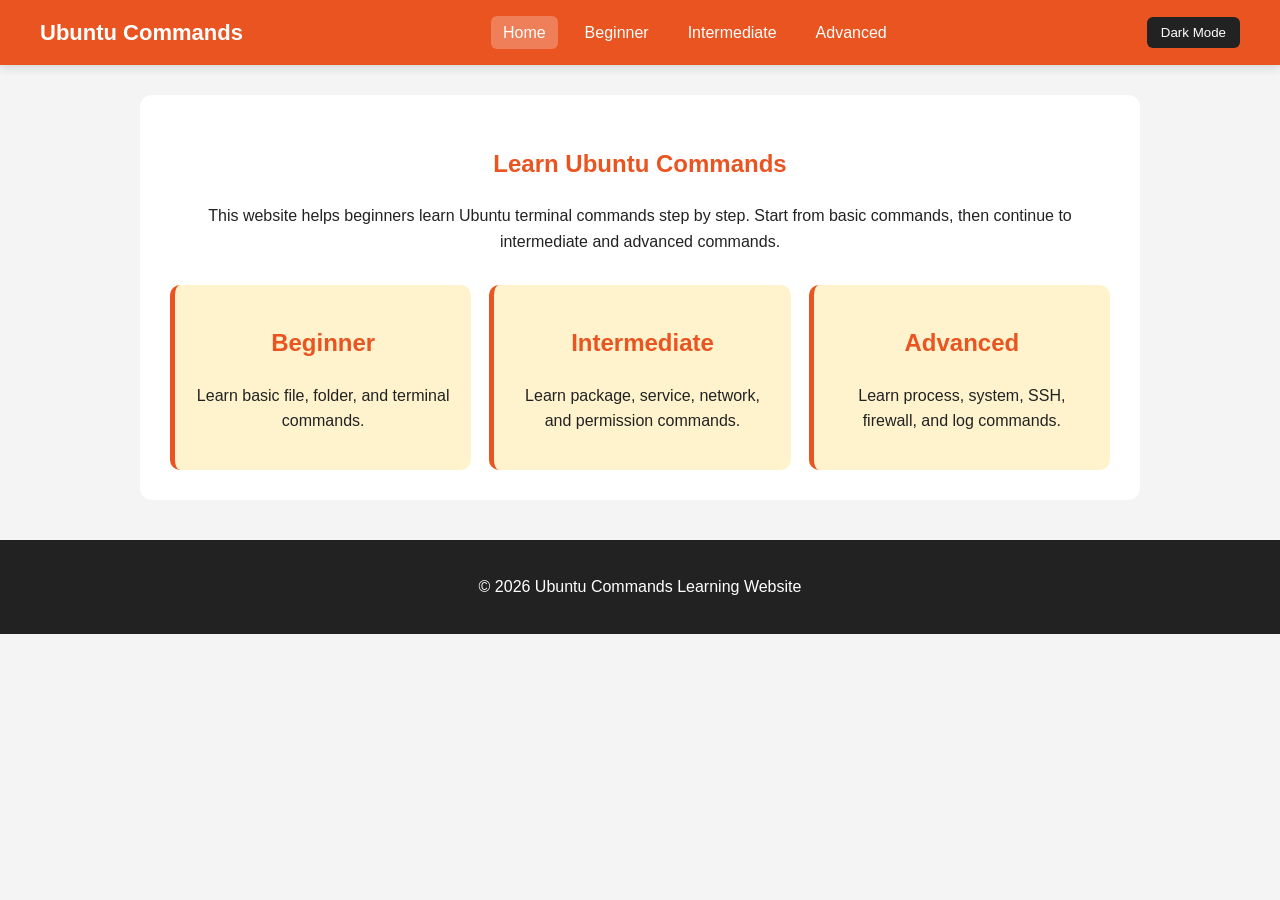
<file: index.html>
<!DOCTYPE html>
<html lang="en">
<head>
  <meta charset="UTF-8">
  <title>Ubuntu Commands - Home</title>
  <link rel="stylesheet" href="style.css">
</head>
<body>

  <nav class="navbar">
    <div class="logo">Ubuntu Commands</div>

    <ul class="nav-links">
      <li><a class="active" href="index.html">Home</a></li>
      <li><a href="beginner.html">Beginner</a></li>
      <li><a href="intermediate.html">Intermediate</a></li>
      <li><a href="advanced.html">Advanced</a></li>
    </ul>

    <button id="themeToggle">Dark Mode</button>
  </nav>

  <main class="container">
    <section class="hero">
      <h1>Learn Ubuntu Commands</h1>
      <p>
        This website helps beginners learn Ubuntu terminal commands step by step.
        Start from basic commands, then continue to intermediate and advanced commands.
      </p>

      <div class="cards">
        <a class="card" href="beginner.html">
          <h2>Beginner</h2>
          <p>Learn basic file, folder, and terminal commands.</p>
        </a>

        <a class="card" href="intermediate.html">
          <h2>Intermediate</h2>
          <p>Learn package, service, network, and permission commands.</p>
        </a>

        <a class="card" href="advanced.html">
          <h2>Advanced</h2>
          <p>Learn process, system, SSH, firewall, and log commands.</p>
        </a>
      </div>
    </section>
  </main>

  <footer>
    <p>&copy; 2026 Ubuntu Commands Learning Website</p>
  </footer>

  <script src="script.js"></script>
</body>
</html>
</file>
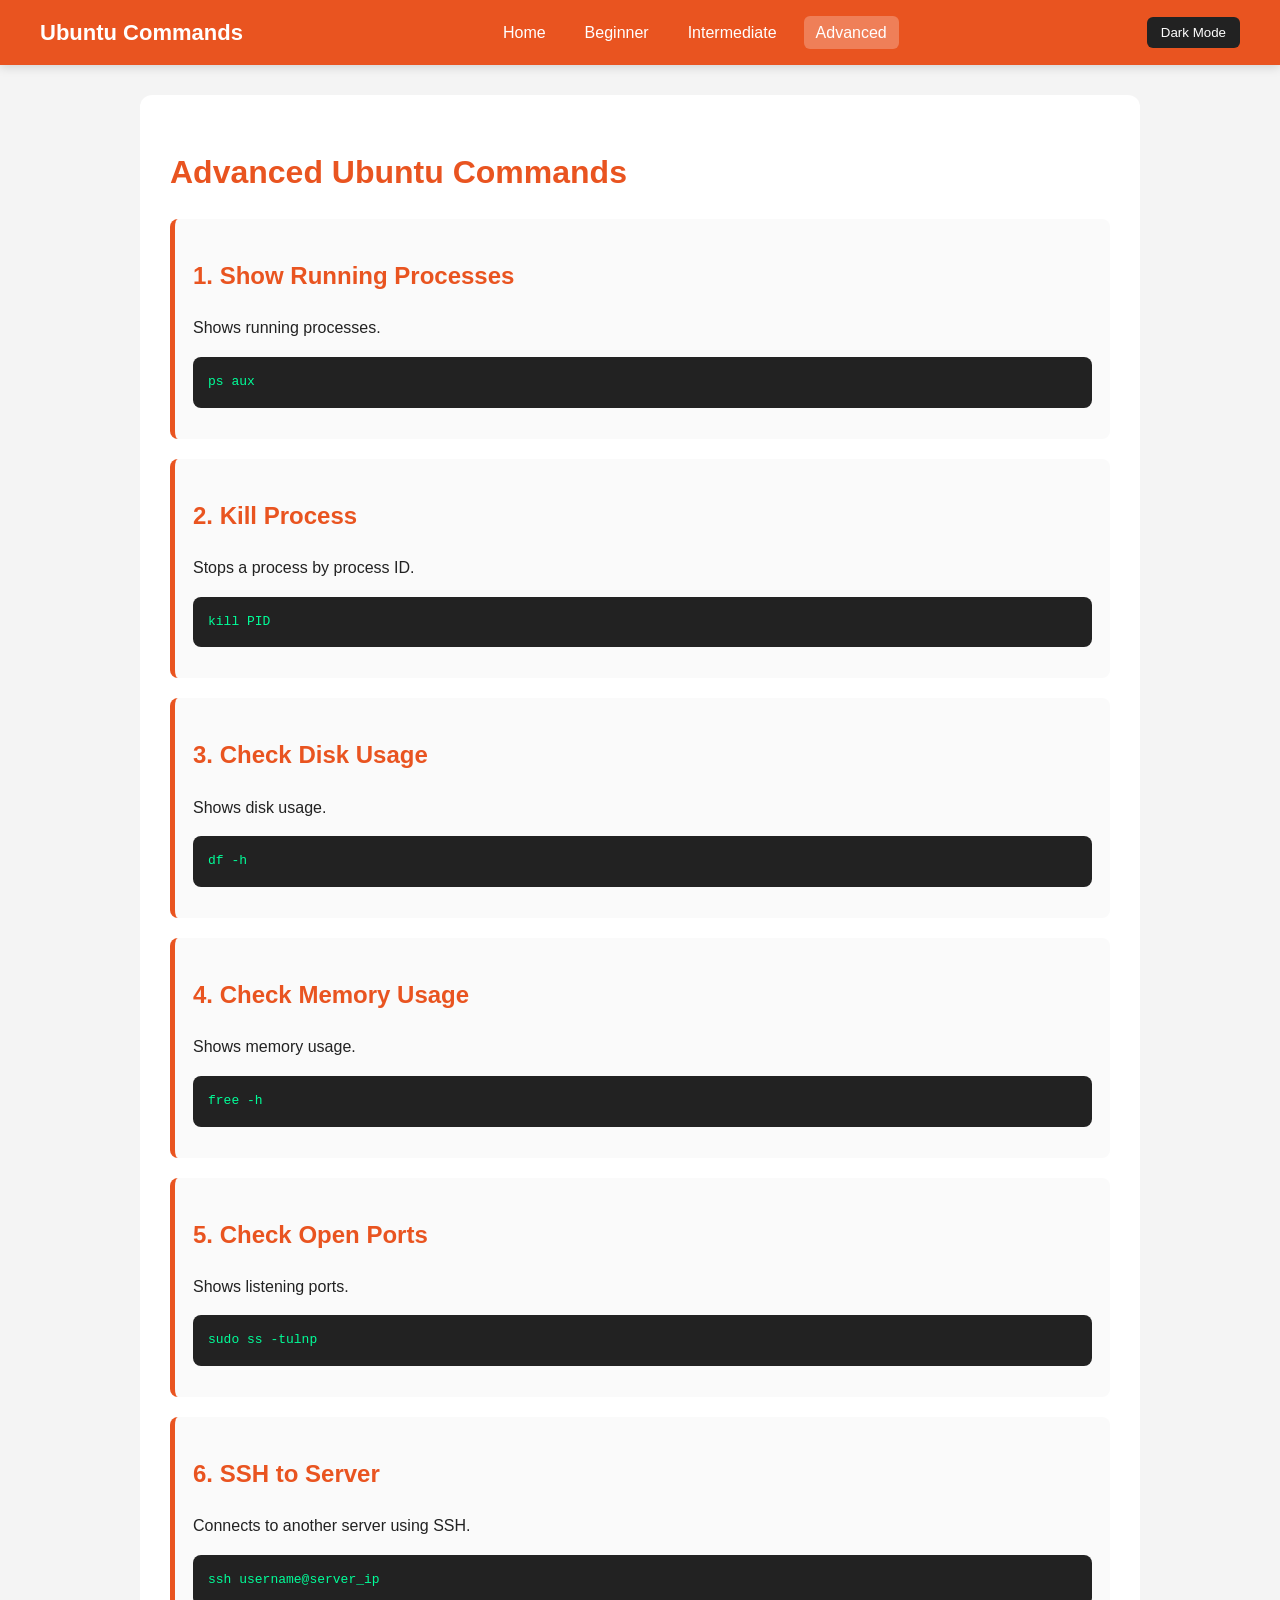
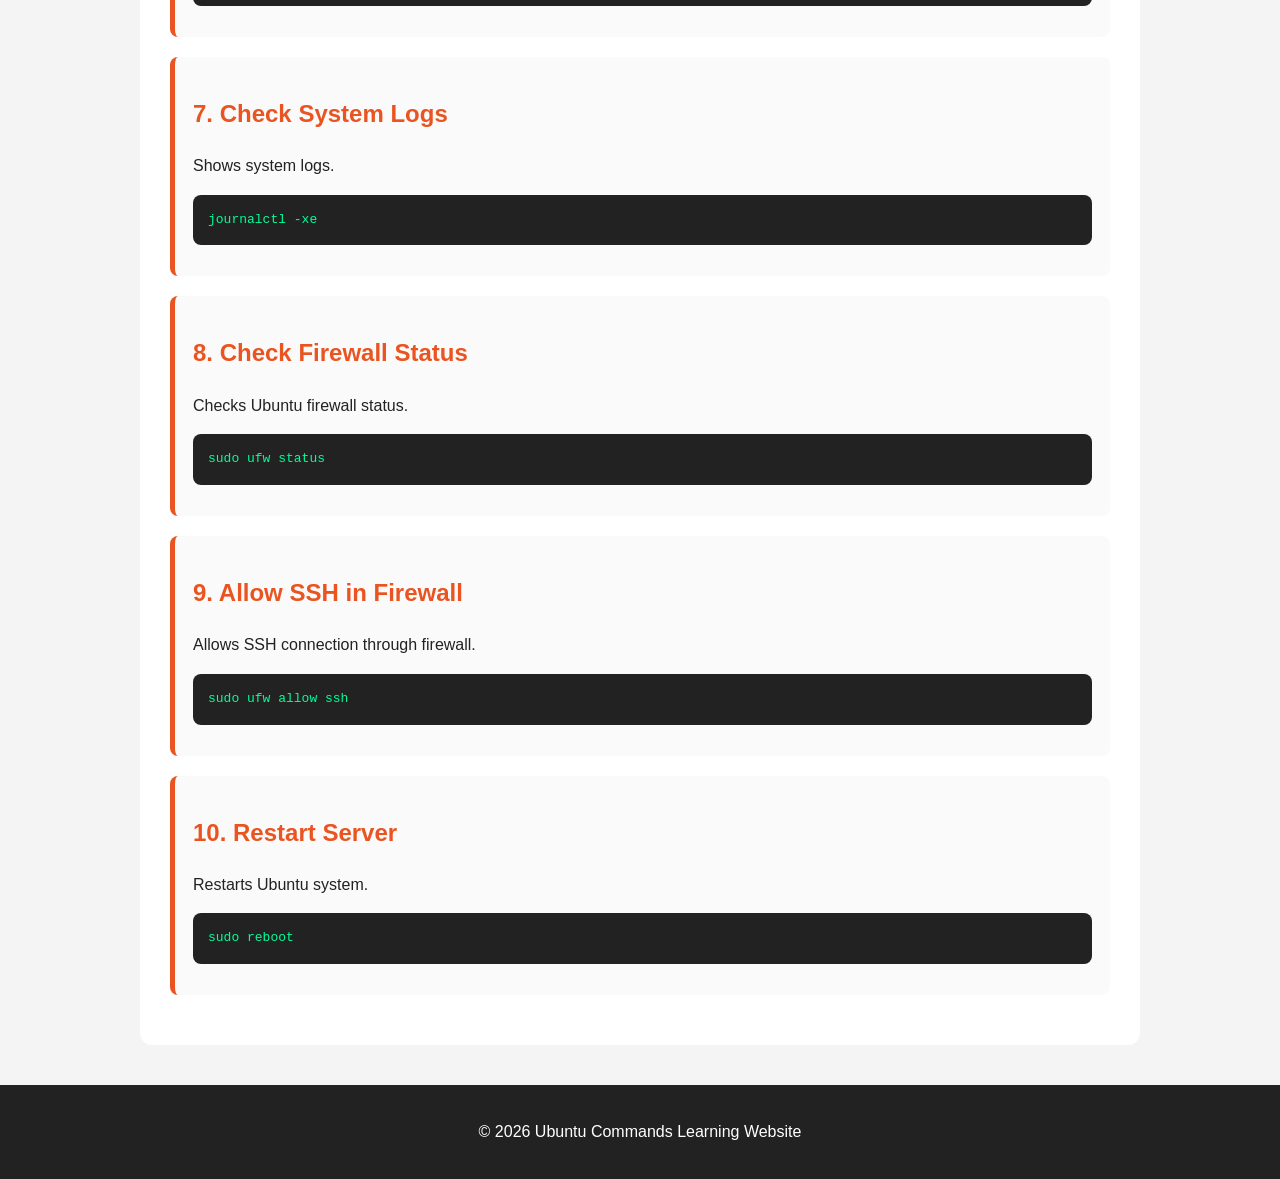
<file: advanced.html>
<!DOCTYPE html>
<html lang="en">
<head>
  <meta charset="UTF-8">
  <title>Ubuntu Commands - Advanced</title>
  <link rel="stylesheet" href="style.css">
</head>
<body>

  <nav class="navbar">
    <div class="logo">Ubuntu Commands</div>

    <ul class="nav-links">
      <li><a href="index.html">Home</a></li>
      <li><a href="beginner.html">Beginner</a></li>
      <li><a href="intermediate.html">Intermediate</a></li>
      <li><a class="active" href="advanced.html">Advanced</a></li>
    </ul>

    <button id="themeToggle">Dark Mode</button>
  </nav>

  <main class="container">
    <h1>Advanced Ubuntu Commands</h1>

    <section class="command-box">
      <h2>1. Show Running Processes</h2>
      <p>Shows running processes.</p>
      <pre>ps aux</pre>
    </section>

    <section class="command-box">
      <h2>2. Kill Process</h2>
      <p>Stops a process by process ID.</p>
      <pre>kill PID</pre>
    </section>

    <section class="command-box">
      <h2>3. Check Disk Usage</h2>
      <p>Shows disk usage.</p>
      <pre>df -h</pre>
    </section>

    <section class="command-box">
      <h2>4. Check Memory Usage</h2>
      <p>Shows memory usage.</p>
      <pre>free -h</pre>
    </section>

    <section class="command-box">
      <h2>5. Check Open Ports</h2>
      <p>Shows listening ports.</p>
      <pre>sudo ss -tulnp</pre>
    </section>

    <section class="command-box">
      <h2>6. SSH to Server</h2>
      <p>Connects to another server using SSH.</p>
      <pre>ssh username@server_ip</pre>
    </section>

    <section class="command-box">
      <h2>7. Check System Logs</h2>
      <p>Shows system logs.</p>
      <pre>journalctl -xe</pre>
    </section>

    <section class="command-box">
      <h2>8. Check Firewall Status</h2>
      <p>Checks Ubuntu firewall status.</p>
      <pre>sudo ufw status</pre>
    </section>

    <section class="command-box">
      <h2>9. Allow SSH in Firewall</h2>
      <p>Allows SSH connection through firewall.</p>
      <pre>sudo ufw allow ssh</pre>
    </section>

    <section class="command-box">
      <h2>10. Restart Server</h2>
      <p>Restarts Ubuntu system.</p>
      <pre>sudo reboot</pre>
    </section>
  </main>

  <footer>
    <p>&copy; 2026 Ubuntu Commands Learning Website</p>
  </footer>

  <script src="script.js"></script>
</body>
</html>
</file>
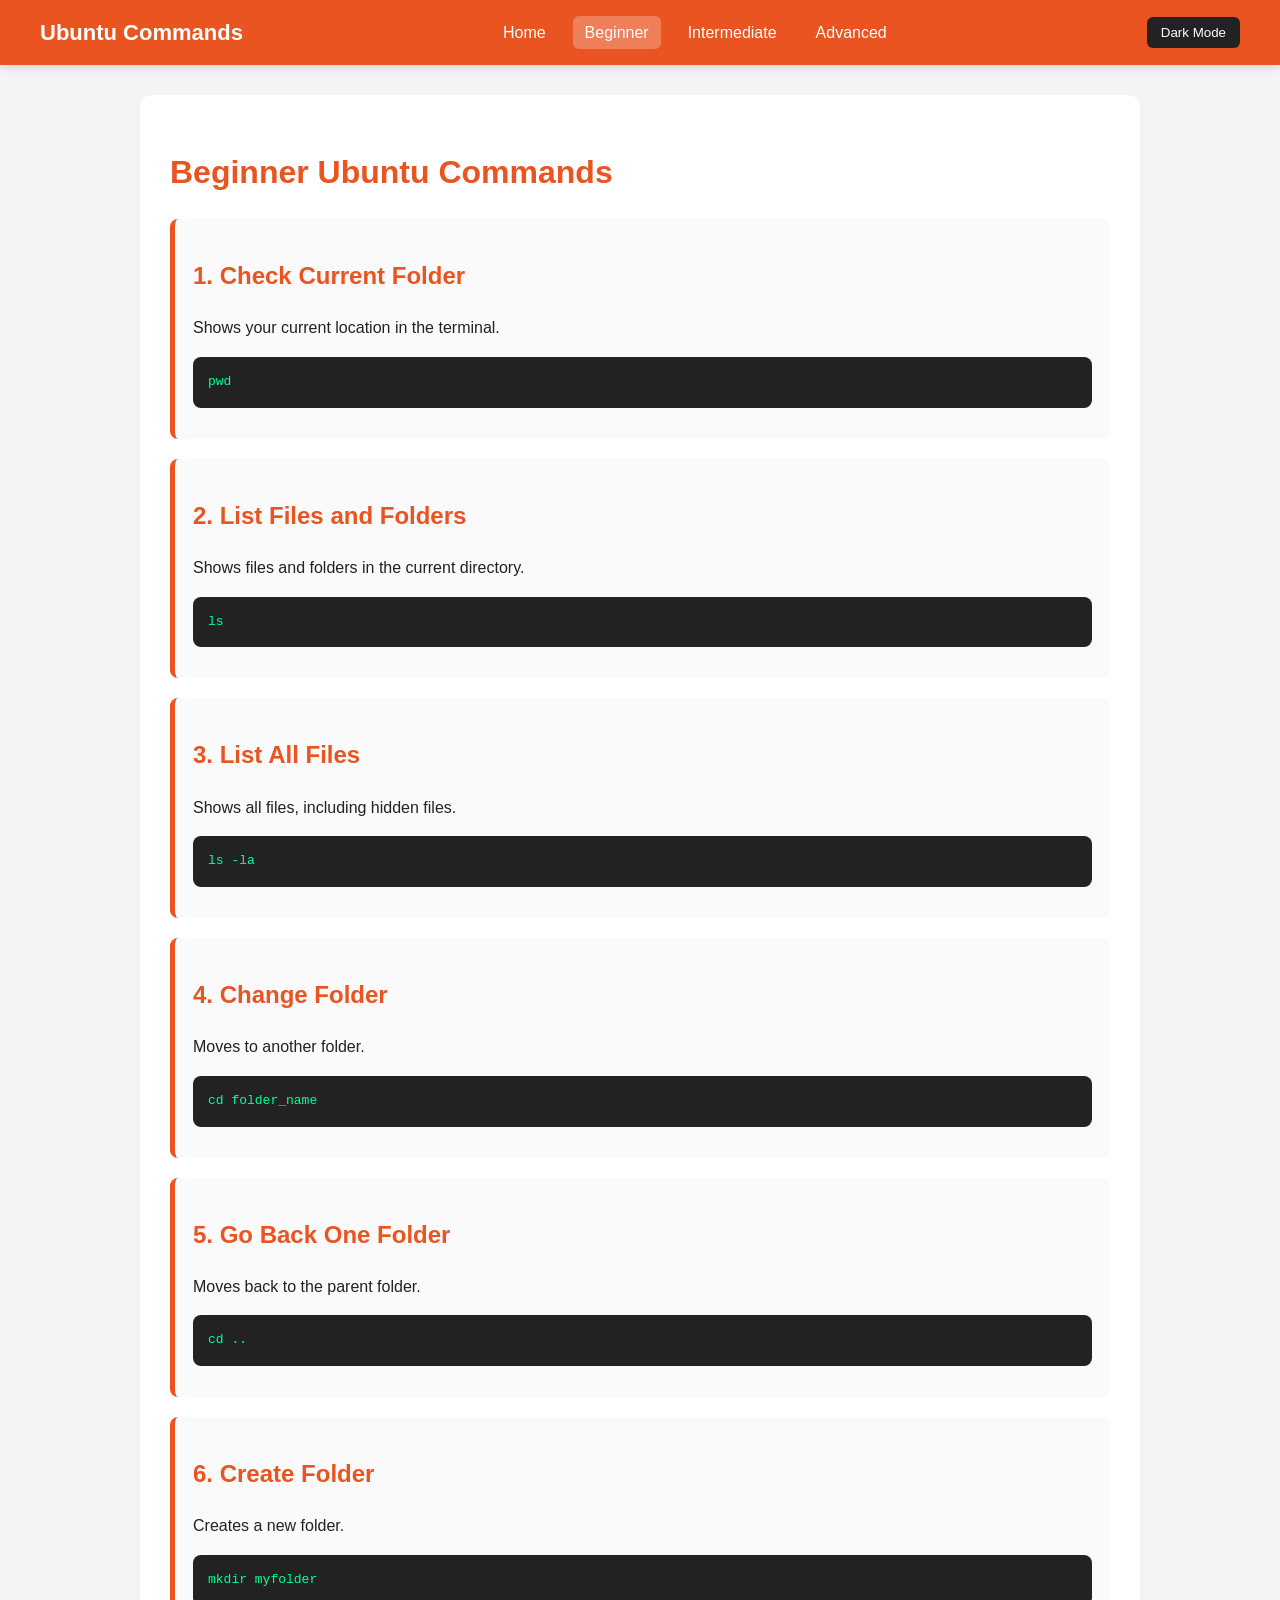
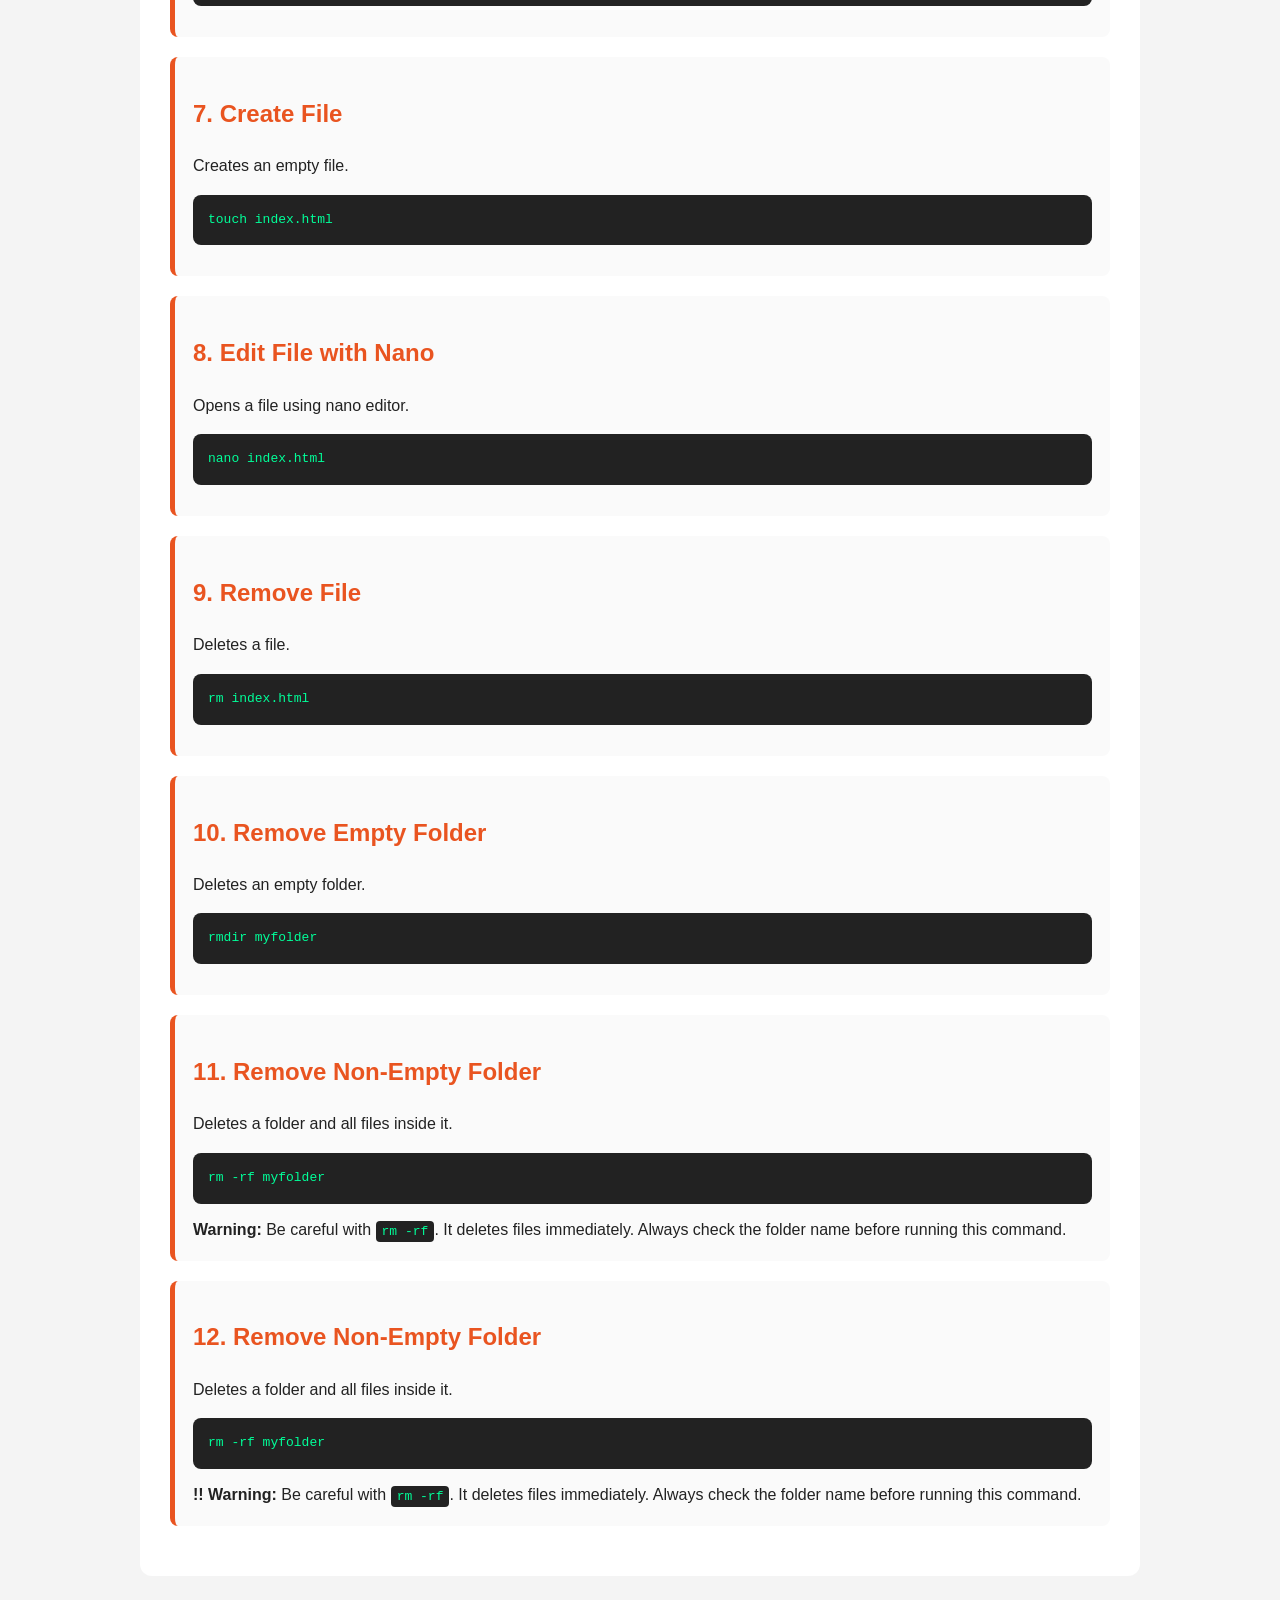
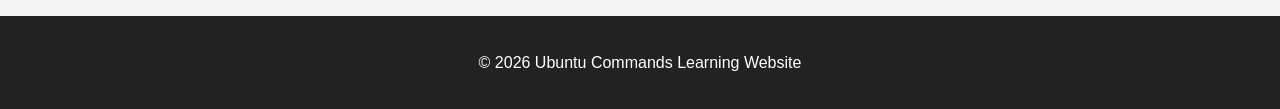
<file: beginner.html>
<!DOCTYPE html>
<html lang="en">
<head>
  <meta charset="UTF-8">
  <title>Ubuntu Commands - Beginner</title>
  <link rel="stylesheet" href="style.css">
</head>
<body>

  <nav class="navbar">
    <div class="logo">Ubuntu Commands</div>

    <ul class="nav-links">
      <li><a href="index.html">Home</a></li>
      <li><a class="active" href="beginner.html">Beginner</a></li>
      <li><a href="intermediate.html">Intermediate</a></li>
      <li><a href="advanced.html">Advanced</a></li>
    </ul>

    <button id="themeToggle">Dark Mode</button>
  </nav>

  <main class="container">
    <h1>Beginner Ubuntu Commands</h1>

    <section class="command-box">
      <h2>1. Check Current Folder</h2>
      <p>Shows your current location in the terminal.</p>
      <pre>pwd</pre>
    </section>

    <section class="command-box">
      <h2>2. List Files and Folders</h2>
      <p>Shows files and folders in the current directory.</p>
      <pre>ls</pre>
    </section>

    <section class="command-box">
      <h2>3. List All Files</h2>
      <p>Shows all files, including hidden files.</p>
      <pre>ls -la</pre>
    </section>

    <section class="command-box">
      <h2>4. Change Folder</h2>
      <p>Moves to another folder.</p>
      <pre>cd folder_name</pre>
    </section>

    <section class="command-box">
      <h2>5. Go Back One Folder</h2>
      <p>Moves back to the parent folder.</p>
      <pre>cd ..</pre>
    </section>

    <section class="command-box">
      <h2>6. Create Folder</h2>
      <p>Creates a new folder.</p>
      <pre>mkdir myfolder</pre>
    </section>

    <section class="command-box">
      <h2>7. Create File</h2>
      <p>Creates an empty file.</p>
      <pre>touch index.html</pre>
    </section>

    <section class="command-box">
      <h2>8. Edit File with Nano</h2>
      <p>Opens a file using nano editor.</p>
      <pre>nano index.html</pre>
    </section>

    <section class="command-box">
      <h2>9. Remove File</h2>
      <p>Deletes a file.</p>
      <pre>rm index.html</pre>
    </section>

    <section class="command-box">
      <h2>10. Remove Empty Folder</h2>
      <p>Deletes an empty folder.</p>
      <pre>rmdir myfolder</pre>
    </section>

    <section class="command-box">
      <h2>11. Remove Non-Empty Folder</h2>
      <p>Deletes a folder and all files inside it.</p>
      <pre>rm -rf myfolder</pre>

      <div class="note">
        <strong>Warning:</strong>
        Be careful with <code>rm -rf</code>. It deletes files immediately.
        Always check the folder name before running this command.
      </div>
    </section>

        <section class="command-box">
      <h2>12. Remove Non-Empty Folder</h2>
      <p>Deletes a folder and all files inside it.</p>
      <pre>rm -rf myfolder</pre>

      <div class="note">
        <strong>!! Warning:</strong>
        Be careful with <code>rm -rf</code>. It deletes files immediately.
        Always check the folder name before running this command.
      </div>
    </section>
  </main>

  <footer>
    <p>&copy; 2026 Ubuntu Commands Learning Website</p>
  </footer>

  <script src="script.js"></script>
</body>
</html>
</file>
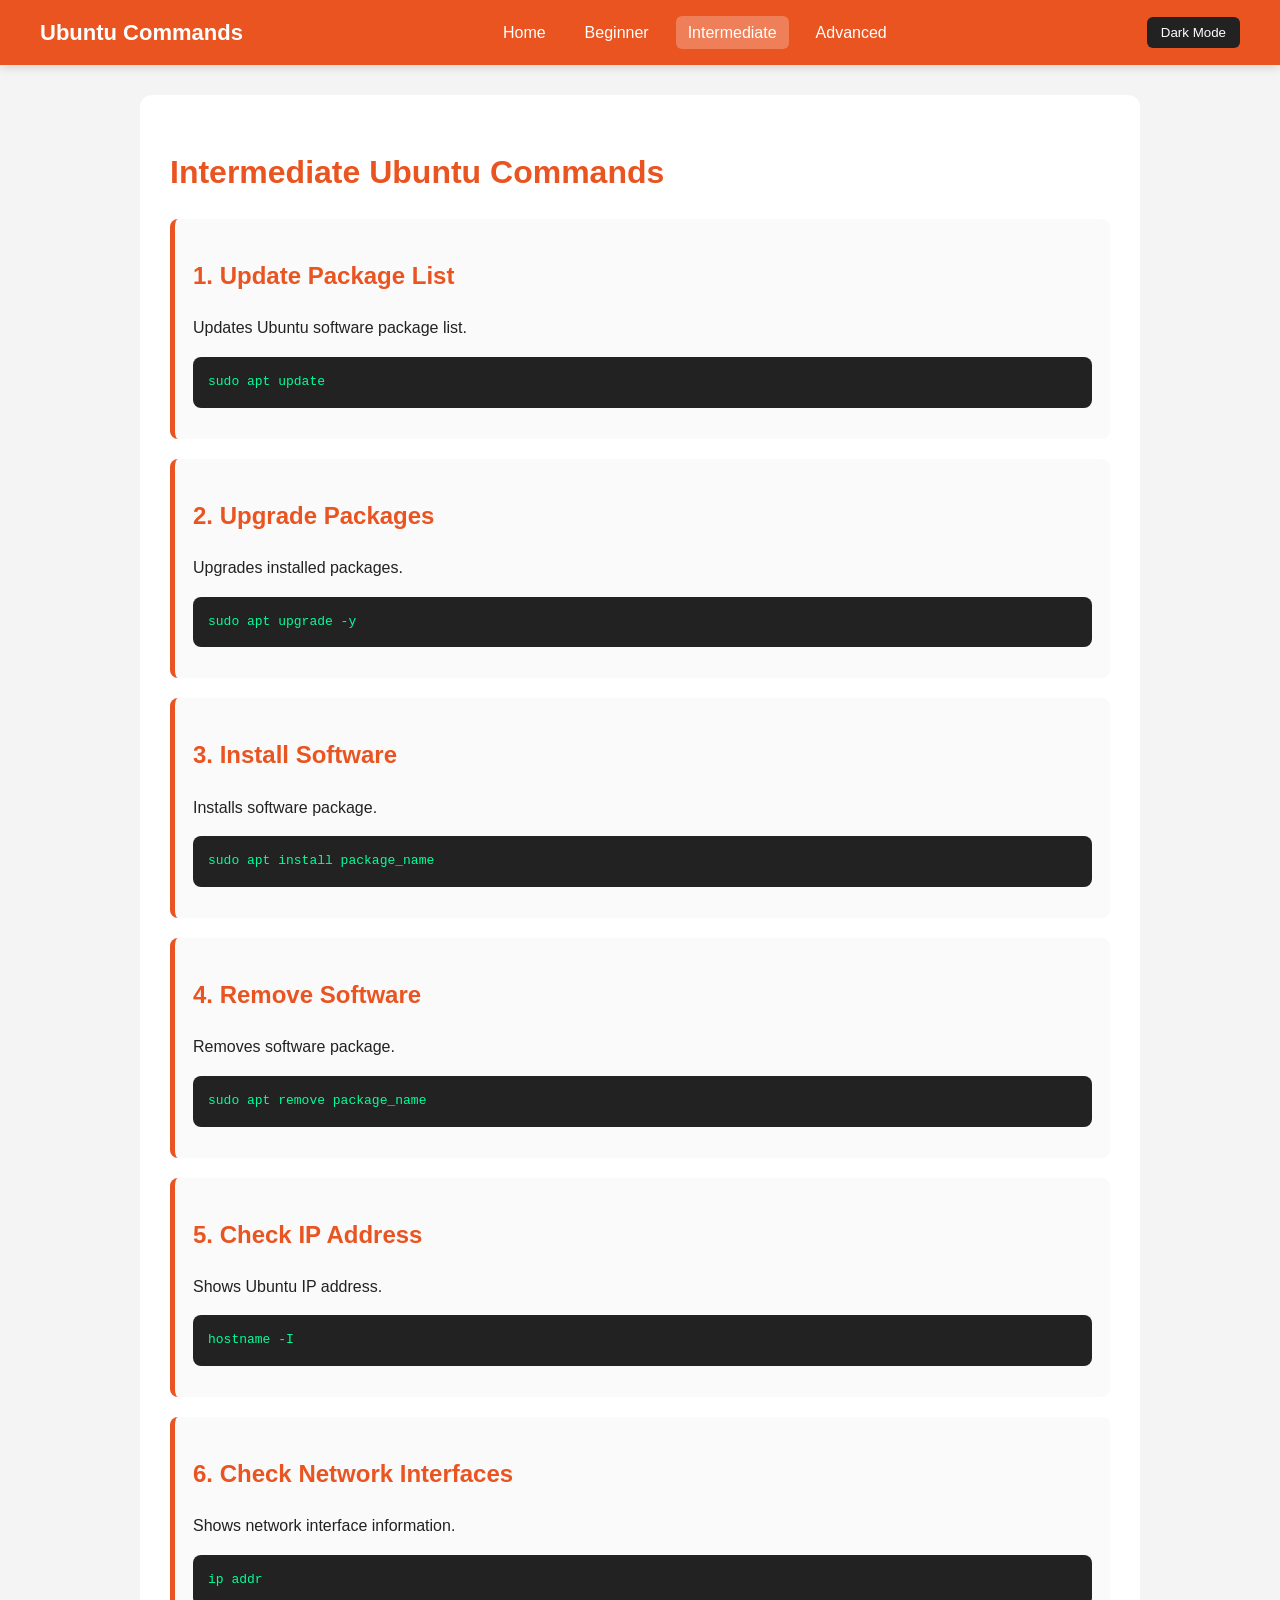
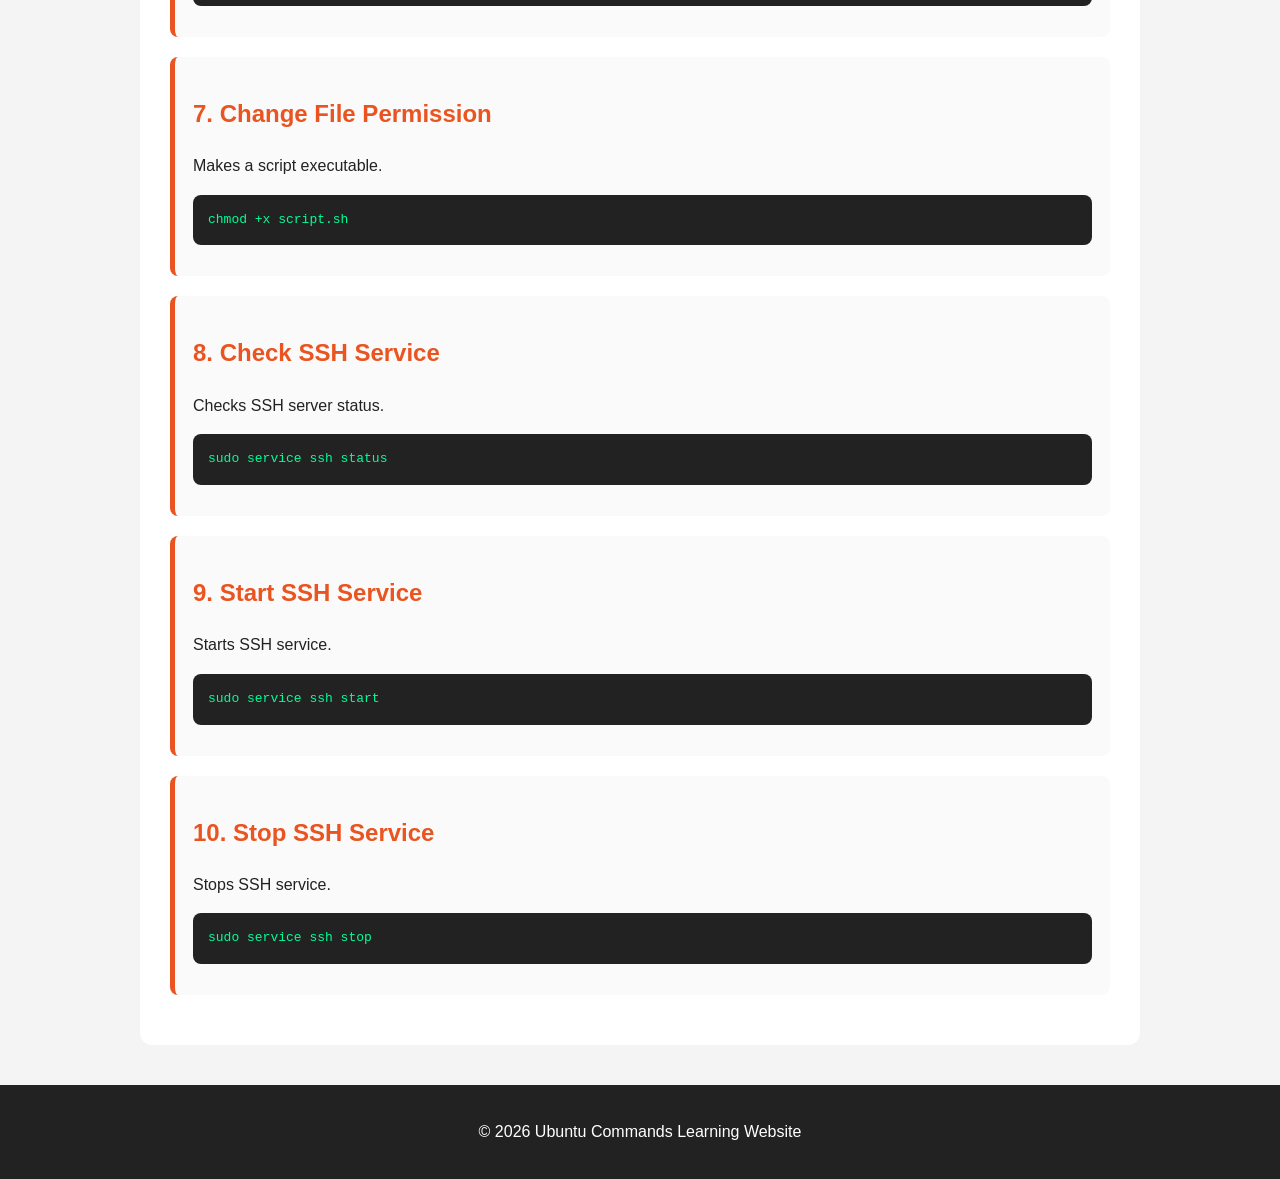
<file: intermediate.html>
<!DOCTYPE html>
<html lang="en">
<head>
  <meta charset="UTF-8">
  <title>Ubuntu Commands - Intermediate</title>
  <link rel="stylesheet" href="style.css">
</head>
<body>

  <nav class="navbar">
    <div class="logo">Ubuntu Commands</div>

    <ul class="nav-links">
      <li><a href="index.html">Home</a></li>
      <li><a href="beginner.html">Beginner</a></li>
      <li><a class="active" href="intermediate.html">Intermediate</a></li>
      <li><a href="advanced.html">Advanced</a></li>
    </ul>

    <button id="themeToggle">Dark Mode</button>
  </nav>

  <main class="container">
    <h1>Intermediate Ubuntu Commands</h1>

    <section class="command-box">
      <h2>1. Update Package List</h2>
      <p>Updates Ubuntu software package list.</p>
      <pre>sudo apt update</pre>
    </section>

    <section class="command-box">
      <h2>2. Upgrade Packages</h2>
      <p>Upgrades installed packages.</p>
      <pre>sudo apt upgrade -y</pre>
    </section>

    <section class="command-box">
      <h2>3. Install Software</h2>
      <p>Installs software package.</p>
      <pre>sudo apt install package_name</pre>
    </section>

    <section class="command-box">
      <h2>4. Remove Software</h2>
      <p>Removes software package.</p>
      <pre>sudo apt remove package_name</pre>
    </section>

    <section class="command-box">
      <h2>5. Check IP Address</h2>
      <p>Shows Ubuntu IP address.</p>
      <pre>hostname -I</pre>
    </section>

    <section class="command-box">
      <h2>6. Check Network Interfaces</h2>
      <p>Shows network interface information.</p>
      <pre>ip addr</pre>
    </section>

    <section class="command-box">
      <h2>7. Change File Permission</h2>
      <p>Makes a script executable.</p>
      <pre>chmod +x script.sh</pre>
    </section>

    <section class="command-box">
      <h2>8. Check SSH Service</h2>
      <p>Checks SSH server status.</p>
      <pre>sudo service ssh status</pre>
    </section>

    <section class="command-box">
      <h2>9. Start SSH Service</h2>
      <p>Starts SSH service.</p>
      <pre>sudo service ssh start</pre>
    </section>

    <section class="command-box">
      <h2>10. Stop SSH Service</h2>
      <p>Stops SSH service.</p>
      <pre>sudo service ssh stop</pre>
    </section>
  </main>

  <footer>
    <p>&copy; 2026 Ubuntu Commands Learning Website</p>
  </footer>

  <script src="script.js"></script>
</body>
</html>
</file>
<file: style.css>
* {
  box-sizing: border-box;
}

html {
  scroll-behavior: smooth;
}

body {
  margin: 0;
  font-family: Arial, sans-serif;
  background: #f4f4f4;
  color: #222;
  line-height: 1.6;
}

/* Sticky Navbar */
.navbar {
  background: #e95420;
  color: white;
  padding: 15px 40px;
  display: flex;
  justify-content: space-between;
  align-items: center;
  flex-wrap: wrap;

  position: sticky;
  top: 0;
  z-index: 1000;

  box-shadow: 0 2px 10px rgba(0, 0, 0, 0.15);
}

.logo {
  font-size: 22px;
  font-weight: bold;
}

.nav-links {
  list-style: none;
  display: flex;
  gap: 15px;
  padding: 0;
  margin: 0;
}

.nav-links a {
  color: white;
  text-decoration: none;
  padding: 8px 12px;
  border-radius: 6px;
  transition: 0.3s;
}

.nav-links a:hover,
.nav-links a.active {
  background: rgba(255, 255, 255, 0.25);
}

#themeToggle {
  border: none;
  background: #222;
  color: white;
  padding: 8px 14px;
  border-radius: 6px;
  cursor: pointer;
  transition: 0.3s;
}

#themeToggle:hover {
  opacity: 0.8;
}

.container {
  max-width: 1000px;
  margin: 30px auto;
  background: white;
  padding: 30px;
  border-radius: 12px;
}

.hero {
  text-align: center;
}

h1 {
  color: #e95420;
}

h2 {
  color: #e95420;
}

.cards {
  display: grid;
  grid-template-columns: repeat(3, 1fr);
  gap: 18px;
  margin-top: 30px;
}

.card {
  display: block;
  background: #fff3cd;
  color: #222;
  text-decoration: none;
  padding: 20px;
  border-radius: 10px;
  border-left: 5px solid #e95420;
  transition: 0.3s;
}

.card:hover {
  transform: translateY(-3px);
}

.command-box {
  border-left: 5px solid #e95420;
  background: #fafafa;
  padding: 18px;
  margin-bottom: 20px;
  border-radius: 8px;
}

pre {
  background: #222;
  color: #00ff99;
  padding: 15px;
  border-radius: 8px;
  overflow-x: auto;
}

code {
  background: #222;
  color: #00ff99;
  padding: 3px 6px;
  border-radius: 4px;
}

footer {
  text-align: center;
  background: #222;
  color: white;
  padding: 18px;
  margin-top: 40px;
}

/* Dark Mode */
body.dark-mode {
  background: #121212;
  color: #f1f1f1;
}

body.dark-mode .navbar {
  background: #222;
}

body.dark-mode .container {
  background: #1e1e1e;
}

body.dark-mode .command-box {
  background: #2a2a2a;
}

body.dark-mode .card {
  background: #2a2a2a;
  color: white;
}

body.dark-mode footer {
  background: #000;
}

body.dark-mode #themeToggle {
  background: white;
  color: #222;
}

/* Mobile */
@media (max-width: 768px) {
  .navbar {
    flex-direction: column;
    gap: 15px;
    padding: 15px 20px;
  }

  .nav-links {
    flex-direction: column;
    text-align: center;
    gap: 8px;
  }

  .cards {
    grid-template-columns: 1fr;
  }

  .container {
    margin: 15px;
    padding: 20px;
  }
}
</file>
